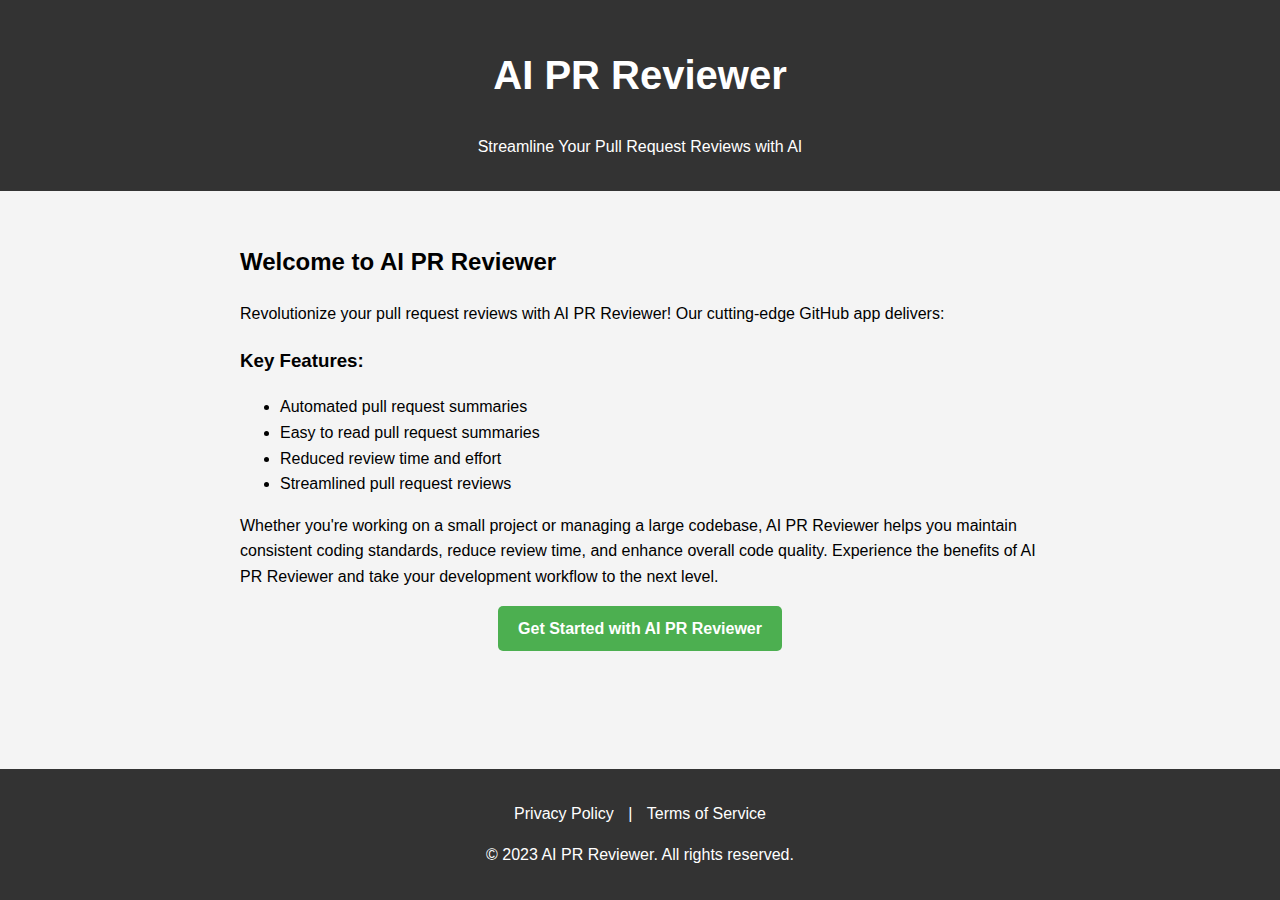
<file: index.html>
<!DOCTYPE html>
<html lang="en">
<head>
    <meta charset="UTF-8">
    <meta name="viewport" content="width=device-width, initial-scale=1.0">
    <title>AI PR Reviewer - Enhance Your Pull Request Reviews</title>
    <link rel="stylesheet" href="static/styles.css">
</head>
<body>
    <header>
        <a href="index.html" style="text-decoration: none; color: inherit;">
            <h1>AI PR Reviewer</h1>
        </a>
        <p>Streamline Your Pull Request Reviews with AI</p>
    </header>
    <main>
        <h2>Welcome to AI PR Reviewer</h2>
        <p>Revolutionize your pull request reviews with AI PR Reviewer! Our cutting-edge GitHub app delivers:</p>
        
        <h3>Key Features:</h3>
        <ul>
            <li>Automated pull request summaries</li>
            <li>Easy to read pull request summaries</li>
            <li>Reduced review time and effort</li>
            <li>Streamlined pull request reviews</li>
        </ul>
        
        <p>Whether you're working on a small project or managing a large codebase, AI PR Reviewer helps you maintain consistent coding standards, reduce review time, and enhance overall code quality. Experience the benefits of AI PR Reviewer and take your development workflow to the next level.</p>
        
        <a href="https://github.com/apps/ai-pr-summary" class="cta-button center">Get Started with AI PR Reviewer</a>
    </main>
    <footer>
        <p>
            <a href="privacy.html" class="footer-link">Privacy Policy</a> |
            <a href="terms.html" class="footer-link">Terms of Service</a>
        </p>
        <p>&copy; 2023 AI PR Reviewer. All rights reserved.</p>
    </footer>
</body>
</html>
</file>
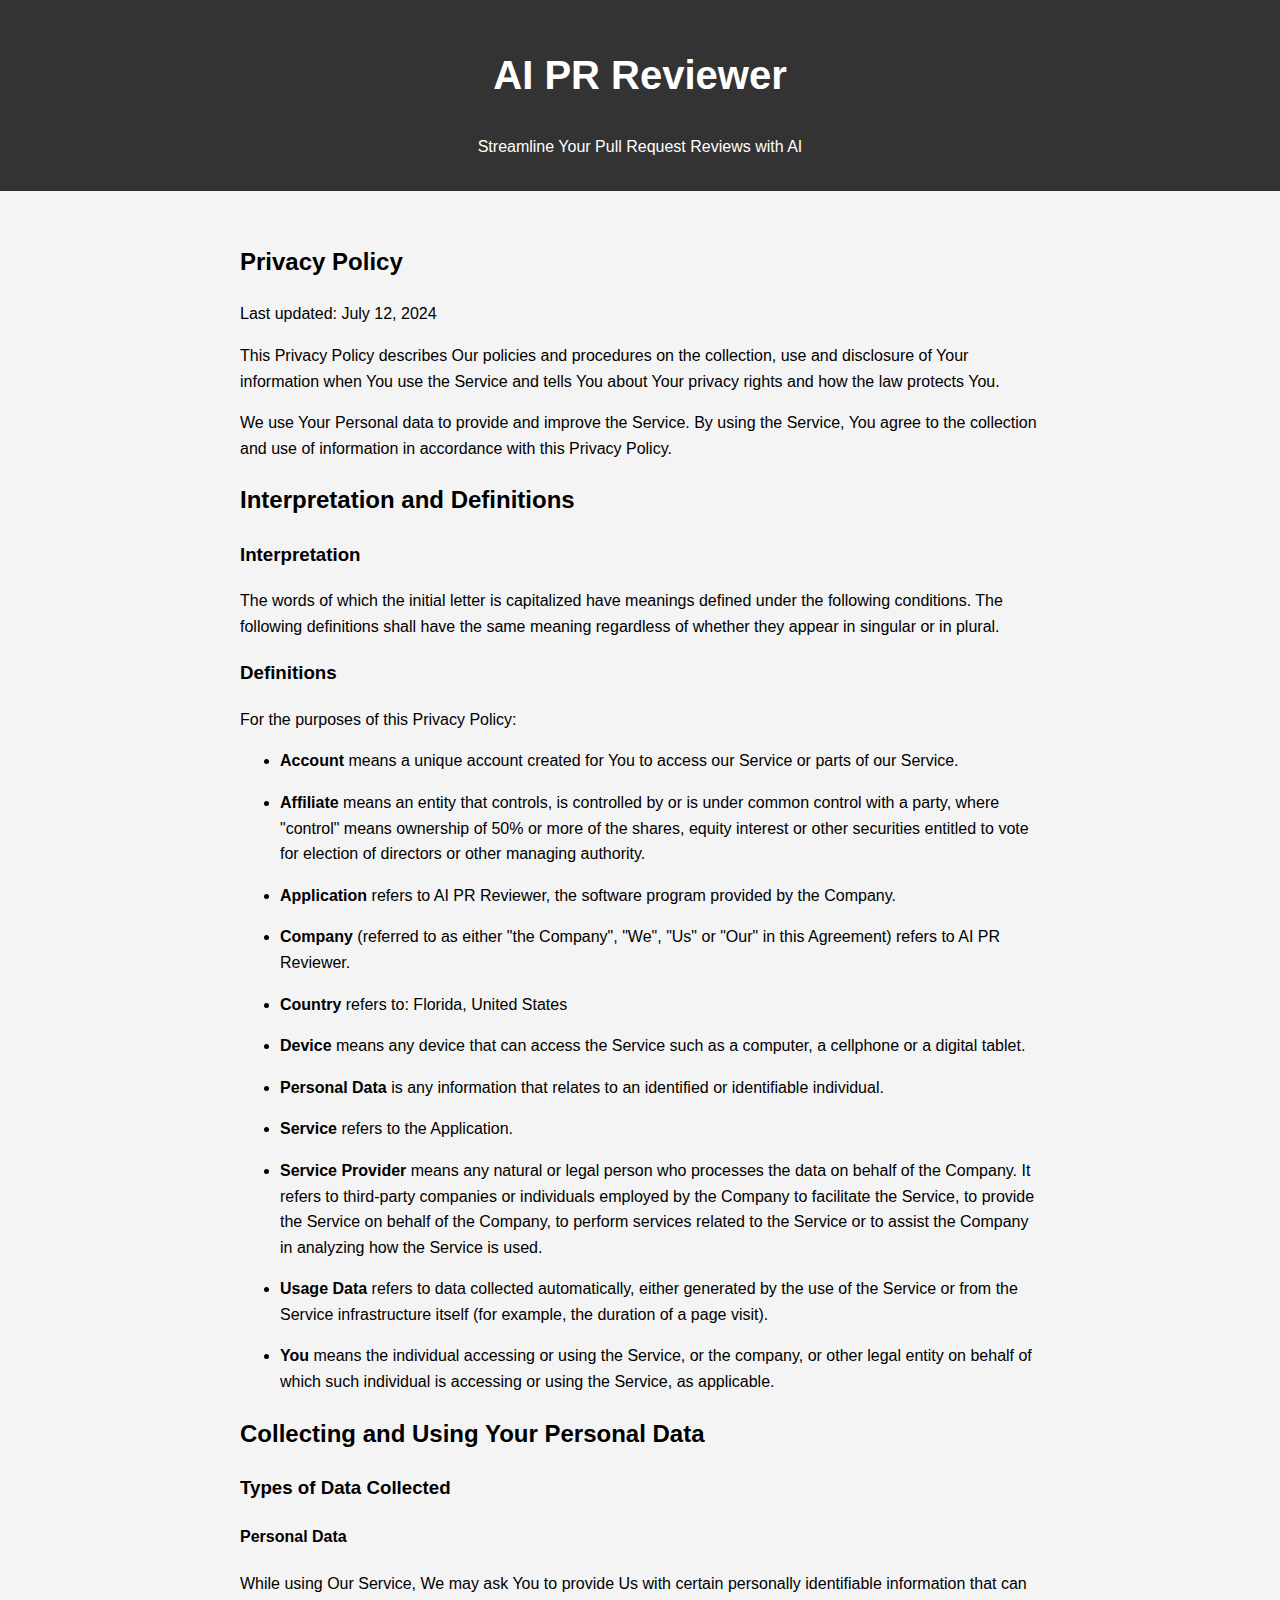
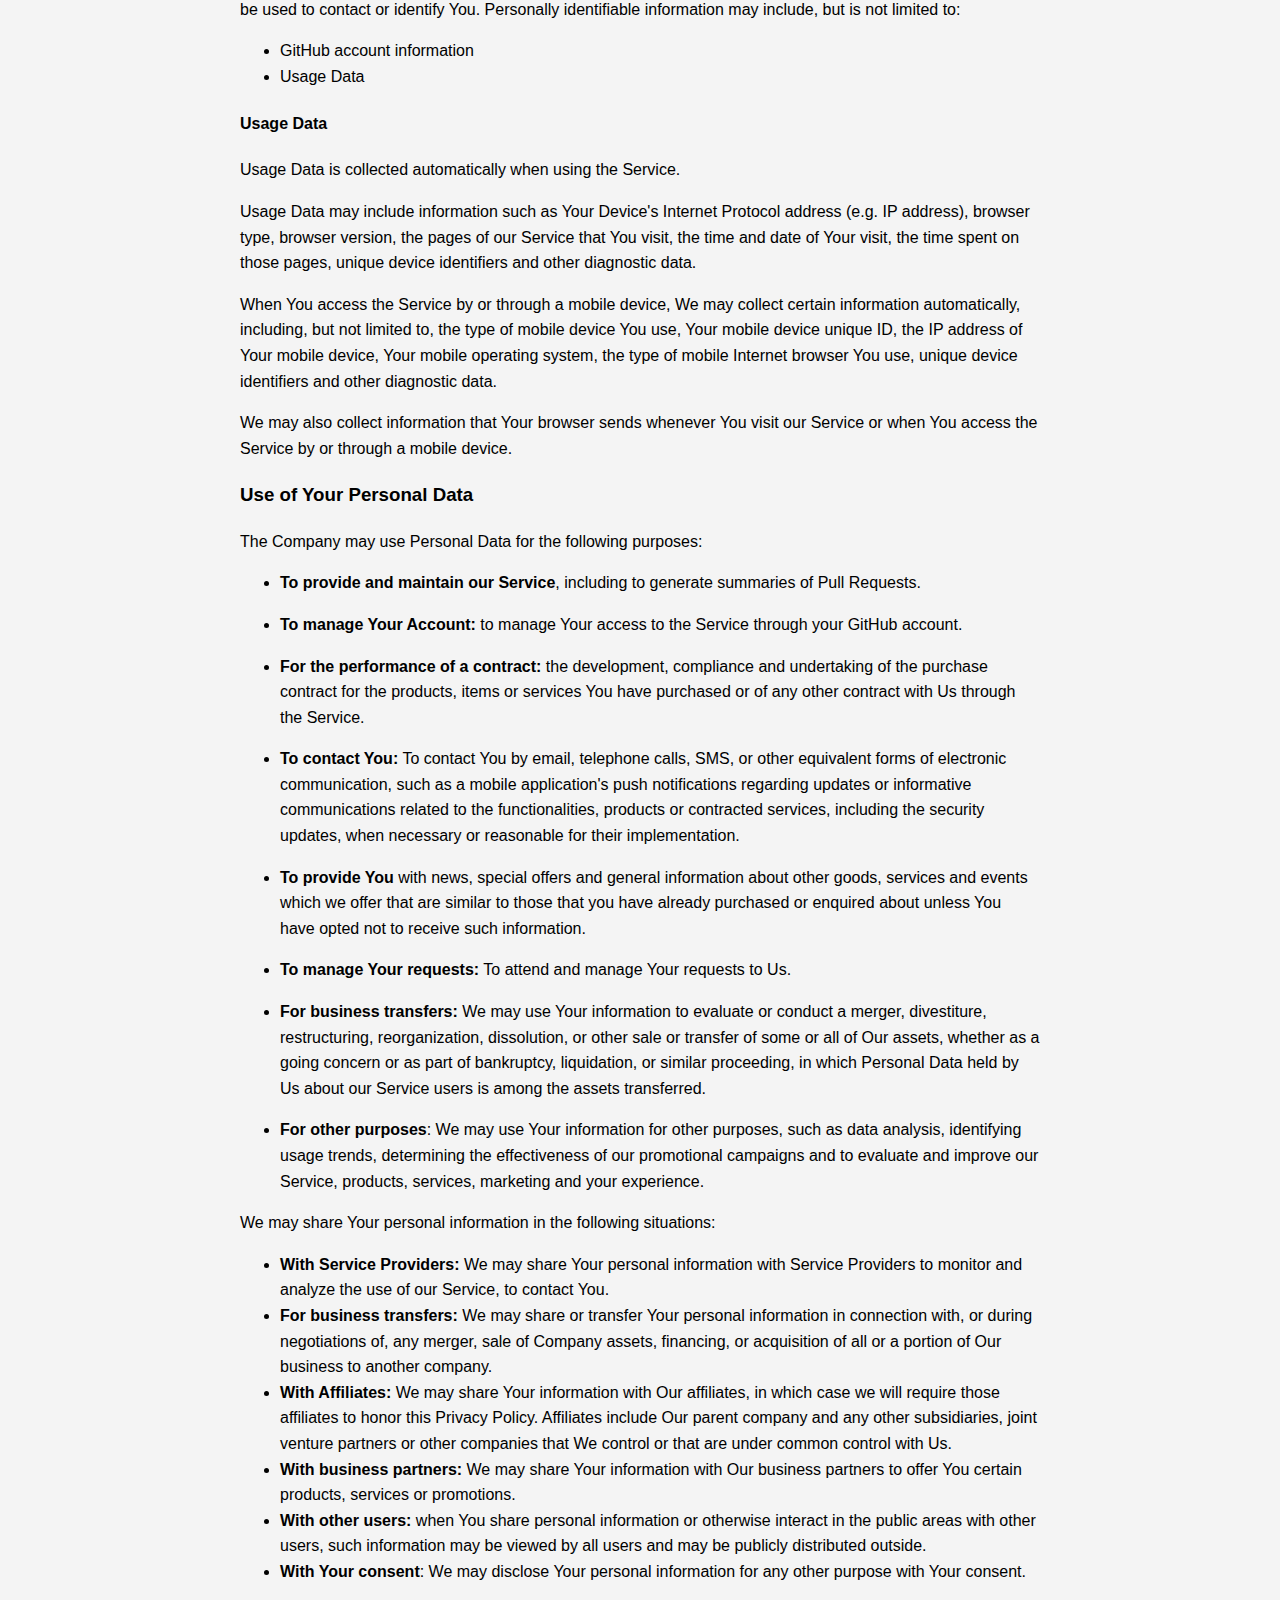
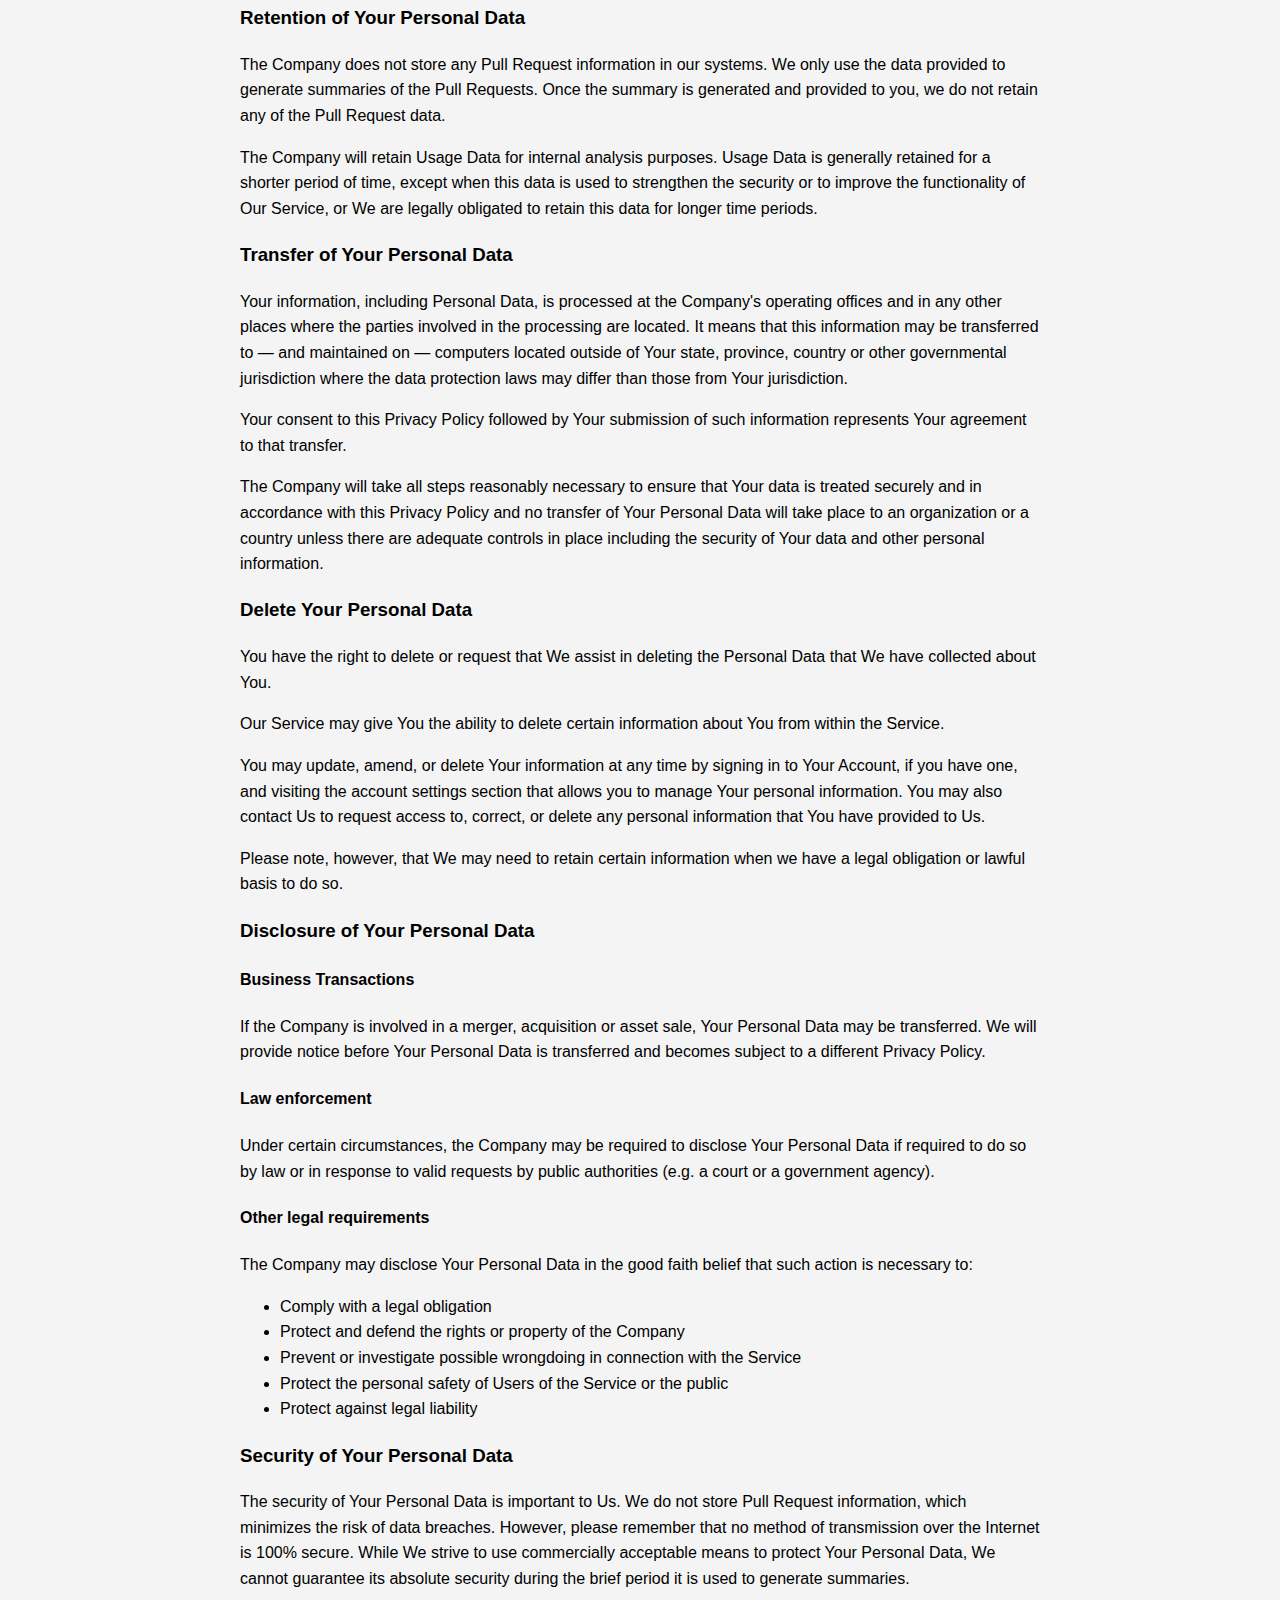
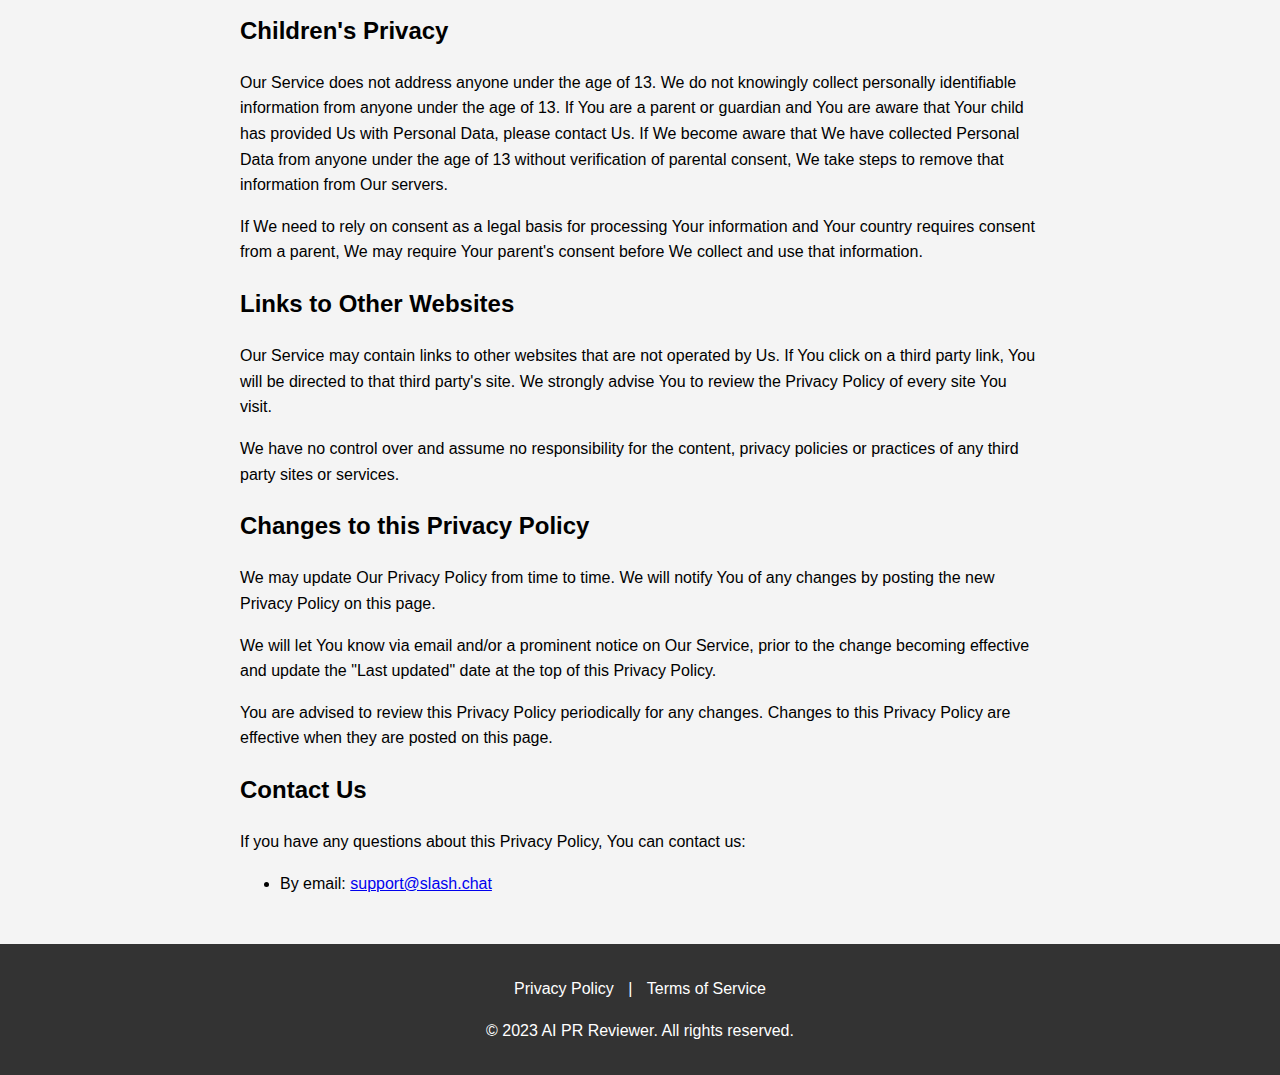
<file: privacy.html>
<!DOCTYPE html>
<html lang="en">

<head>
    <meta charset="UTF-8">
    <meta name="viewport" content="width=device-width, initial-scale=1.0">
    <title>AI PR Reviewer - Enhance Your Pull Request Reviews</title>
    <link rel="stylesheet" href="static/styles.css">
</head>

<body>
    <header>
        <a href="index.html" style="text-decoration: none; color: inherit;">
            <h1>AI PR Reviewer</h1>
        </a>
        <p>Streamline Your Pull Request Reviews with AI</p>
    </header>
    <main>
        <h2>Privacy Policy</h2>
        <p>Last updated: July 12, 2024</p>
        <p>This Privacy Policy describes Our policies and procedures on the collection, use and disclosure of Your
            information when You use the Service and tells You about Your privacy rights and how the law protects You.
        </p>
        <p>We use Your Personal data to provide and improve the Service. By using the Service, You agree to the
            collection and use of information in accordance with this Privacy Policy.</p>
        <h2>Interpretation and Definitions</h2>
        <h3>Interpretation</h3>
        <p>The words of which the initial letter is capitalized have meanings defined under the following conditions.
            The following definitions shall have the same meaning regardless of whether they appear in singular or in
            plural.</p>
        <h3>Definitions</h3>
        <p>For the purposes of this Privacy Policy:</p>
        <ul>
            <li>
                <p><strong>Account</strong> means a unique account created for You to access our Service or parts of our
                    Service.</p>
            </li>
            <li>
                <p><strong>Affiliate</strong> means an entity that controls, is controlled by or is under common control
                    with a party, where &quot;control&quot; means ownership of 50% or more of the shares, equity
                    interest or other securities entitled to vote for election of directors or other managing authority.
                </p>
            </li>
            <li>
                <p><strong>Application</strong> refers to AI PR Reviewer, the software program provided by the Company.
                </p>
            </li>
            <li>
                <p><strong>Company</strong> (referred to as either &quot;the Company&quot;, &quot;We&quot;,
                    &quot;Us&quot; or &quot;Our&quot; in this Agreement) refers to AI PR Reviewer.</p>
            </li>
            <li>
                <p><strong>Country</strong> refers to: Florida, United States</p>
            </li>
            <li>
                <p><strong>Device</strong> means any device that can access the Service such as a computer, a cellphone
                    or a digital tablet.</p>
            </li>
            <li>
                <p><strong>Personal Data</strong> is any information that relates to an identified or identifiable
                    individual.</p>
            </li>
            <li>
                <p><strong>Service</strong> refers to the Application.</p>
            </li>
            <li>
                <p><strong>Service Provider</strong> means any natural or legal person who processes the data on behalf
                    of the Company. It refers to third-party companies or individuals employed by the Company to
                    facilitate the Service, to provide the Service on behalf of the Company, to perform services related
                    to the Service or to assist the Company in analyzing how the Service is used.</p>
            </li>
            <li>
                <p><strong>Usage Data</strong> refers to data collected automatically, either generated by the use of
                    the Service or from the Service infrastructure itself (for example, the duration of a page visit).
                </p>
            </li>
            <li>
                <p><strong>You</strong> means the individual accessing or using the Service, or the company, or other
                    legal entity on behalf of which such individual is accessing or using the Service, as applicable.
                </p>
            </li>
        </ul>
        <h2>Collecting and Using Your Personal Data</h2>
        <h3>Types of Data Collected</h3>
        <h4>Personal Data</h4>
        <p>While using Our Service, We may ask You to provide Us with certain personally identifiable information that
            can be used to contact or identify You. Personally identifiable information may include, but is not limited
            to:</p>
        <ul>
            <li>GitHub account information</li>
            <li>Usage Data</li>
        </ul>
        <h4>Usage Data</h4>
        <p>Usage Data is collected automatically when using the Service.</p>
        <p>Usage Data may include information such as Your Device's Internet Protocol address (e.g. IP address), browser
            type, browser version, the pages of our Service that You visit, the time and date of Your visit, the time
            spent on those pages, unique device identifiers and other diagnostic data.</p>
        <p>When You access the Service by or through a mobile device, We may collect certain information automatically,
            including, but not limited to, the type of mobile device You use, Your mobile device unique ID, the IP
            address of Your mobile device, Your mobile operating system, the type of mobile Internet browser You use,
            unique device identifiers and other diagnostic data.</p>
        <p>We may also collect information that Your browser sends whenever You visit our Service or when You access the
            Service by or through a mobile device.</p>
        <h3>Use of Your Personal Data</h3>
        <p>The Company may use Personal Data for the following purposes:</p>
        <ul>
            <li>
                <p><strong>To provide and maintain our Service</strong>, including to generate summaries of Pull Requests.</p>
            </li>
            <li>
                <p><strong>To manage Your Account:</strong> to manage Your access to the Service through your GitHub account.</p>
            </li>
            <li>
                <p><strong>For the performance of a contract:</strong> the development, compliance and undertaking of
                    the purchase contract for the products, items or services You have purchased or of any other
                    contract with Us through the Service.</p>
            </li>
            <li>
                <p><strong>To contact You:</strong> To contact You by email, telephone calls, SMS, or other equivalent
                    forms of electronic communication, such as a mobile application's push notifications regarding
                    updates or informative communications related to the functionalities, products or contracted
                    services, including the security updates, when necessary or reasonable for their implementation.</p>
            </li>
            <li>
                <p><strong>To provide You</strong> with news, special offers and general information about other goods,
                    services and events which we offer that are similar to those that you have already purchased or
                    enquired about unless You have opted not to receive such information.</p>
            </li>
            <li>
                <p><strong>To manage Your requests:</strong> To attend and manage Your requests to Us.</p>
            </li>
            <li>
                <p><strong>For business transfers:</strong> We may use Your information to evaluate or conduct a merger,
                    divestiture, restructuring, reorganization, dissolution, or other sale or transfer of some or all of
                    Our assets, whether as a going concern or as part of bankruptcy, liquidation, or similar proceeding,
                    in which Personal Data held by Us about our Service users is among the assets transferred.</p>
            </li>
            <li>
                <p><strong>For other purposes</strong>: We may use Your information for other purposes, such as data
                    analysis, identifying usage trends, determining the effectiveness of our promotional campaigns and
                    to evaluate and improve our Service, products, services, marketing and your experience.</p>
            </li>
        </ul>
        <p>We may share Your personal information in the following situations:</p>
        <ul>
            <li><strong>With Service Providers:</strong> We may share Your personal information with Service Providers
                to monitor and analyze the use of our Service, to contact You.</li>
            <li><strong>For business transfers:</strong> We may share or transfer Your personal information in
                connection with, or during negotiations of, any merger, sale of Company assets, financing, or
                acquisition of all or a portion of Our business to another company.</li>
            <li><strong>With Affiliates:</strong> We may share Your information with Our affiliates, in which case we
                will require those affiliates to honor this Privacy Policy. Affiliates include Our parent company and
                any other subsidiaries, joint venture partners or other companies that We control or that are under
                common control with Us.</li>
            <li><strong>With business partners:</strong> We may share Your information with Our business partners to
                offer You certain products, services or promotions.</li>
            <li><strong>With other users:</strong> when You share personal information or otherwise interact in the
                public areas with other users, such information may be viewed by all users and may be publicly
                distributed outside.</li>
            <li><strong>With Your consent</strong>: We may disclose Your personal information for any other purpose with
                Your consent.</li>
        </ul>
        <h3>Retention of Your Personal Data</h3>
        <p>The Company does not store any Pull Request information in our systems. We only use the data provided to generate 
           summaries of the Pull Requests. Once the summary is generated and provided to you, we do not retain any of the 
           Pull Request data.</p>
        <p>The Company will retain Usage Data for internal analysis purposes. Usage Data is generally retained for
            a shorter period of time, except when this data is used to strengthen the security or to improve the
            functionality of Our Service, or We are legally obligated to retain this data for longer time periods.</p>
        <h3>Transfer of Your Personal Data</h3>
        <p>Your information, including Personal Data, is processed at the Company's operating offices and in any other
            places where the parties involved in the processing are located. It means that this information may be
            transferred to — and maintained on — computers located outside of Your state, province, country or other
            governmental jurisdiction where the data protection laws may differ than those from Your jurisdiction.</p>
        <p>Your consent to this Privacy Policy followed by Your submission of such information represents Your agreement
            to that transfer.</p>
        <p>The Company will take all steps reasonably necessary to ensure that Your data is treated securely and in
            accordance with this Privacy Policy and no transfer of Your Personal Data will take place to an organization
            or a country unless there are adequate controls in place including the security of Your data and other
            personal information.</p>
        <h3>Delete Your Personal Data</h3>
        <p>You have the right to delete or request that We assist in deleting the Personal Data that We have collected
            about You.</p>
        <p>Our Service may give You the ability to delete certain information about You from within the Service.</p>
        <p>You may update, amend, or delete Your information at any time by signing in to Your Account, if you have one,
            and visiting the account settings section that allows you to manage Your personal information. You may also
            contact Us to request access to, correct, or delete any personal information that You have provided to Us.
        </p>
        <p>Please note, however, that We may need to retain certain information when we have a legal obligation or
            lawful basis to do so.</p>
        <h3>Disclosure of Your Personal Data</h3>
        <h4>Business Transactions</h4>
        <p>If the Company is involved in a merger, acquisition or asset sale, Your Personal Data may be transferred. We
            will provide notice before Your Personal Data is transferred and becomes subject to a different Privacy
            Policy.</p>
        <h4>Law enforcement</h4>
        <p>Under certain circumstances, the Company may be required to disclose Your Personal Data if required to do so
            by law or in response to valid requests by public authorities (e.g. a court or a government agency).</p>
        <h4>Other legal requirements</h4>
        <p>The Company may disclose Your Personal Data in the good faith belief that such action is necessary to:</p>
        <ul>
            <li>Comply with a legal obligation</li>
            <li>Protect and defend the rights or property of the Company</li>
            <li>Prevent or investigate possible wrongdoing in connection with the Service</li>
            <li>Protect the personal safety of Users of the Service or the public</li>
            <li>Protect against legal liability</li>
        </ul>
        <h3>Security of Your Personal Data</h3>
        <p>The security of Your Personal Data is important to Us. We do not store Pull Request information, which minimizes 
           the risk of data breaches. However, please remember that no method of transmission over the Internet is 100% secure. 
           While We strive to use commercially acceptable means to protect Your Personal Data, We cannot guarantee its 
           absolute security during the brief period it is used to generate summaries.</p>
        <h2>Children's Privacy</h2>
        <p>Our Service does not address anyone under the age of 13. We do not knowingly collect personally identifiable
            information from anyone under the age of 13. If You are a parent or guardian and You are aware that Your
            child has provided Us with Personal Data, please contact Us. If We become aware that We have collected
            Personal Data from anyone under the age of 13 without verification of parental consent, We take steps to
            remove that information from Our servers.</p>
        <p>If We need to rely on consent as a legal basis for processing Your information and Your country requires
            consent from a parent, We may require Your parent's consent before We collect and use that information.</p>
        <h2>Links to Other Websites</h2>
        <p>Our Service may contain links to other websites that are not operated by Us. If You click on a third party
            link, You will be directed to that third party's site. We strongly advise You to review the Privacy Policy
            of every site You visit.</p>
        <p>We have no control over and assume no responsibility for the content, privacy policies or practices of any
            third party sites or services.</p>
        <h2>Changes to this Privacy Policy</h2>
        <p>We may update Our Privacy Policy from time to time. We will notify You of any changes by posting the new
            Privacy Policy on this page.</p>
        <p>We will let You know via email and/or a prominent notice on Our Service, prior to the change becoming
            effective and update the &quot;Last updated&quot; date at the top of this Privacy Policy.</p>
        <p>You are advised to review this Privacy Policy periodically for any changes. Changes to this Privacy Policy
            are effective when they are posted on this page.</p>
        <h2>Contact Us</h2>
        <p>If you have any questions about this Privacy Policy, You can contact us:</p>
        <ul>
            <li>By email: <a href="mailto:support@slash.chat">support@slash.chat</a></li>
        </ul>
        </div>
        </div>
        </div>
    </main>
    <footer>
        <p>
            <a href="privacy.html" class="footer-link">Privacy Policy</a> |
            <a href="terms.html" class="footer-link">Terms of Service</a>
        </p>
        <p>&copy; 2023 AI PR Reviewer. All rights reserved.</p>
    </footer>
</body>

</html>
</file>
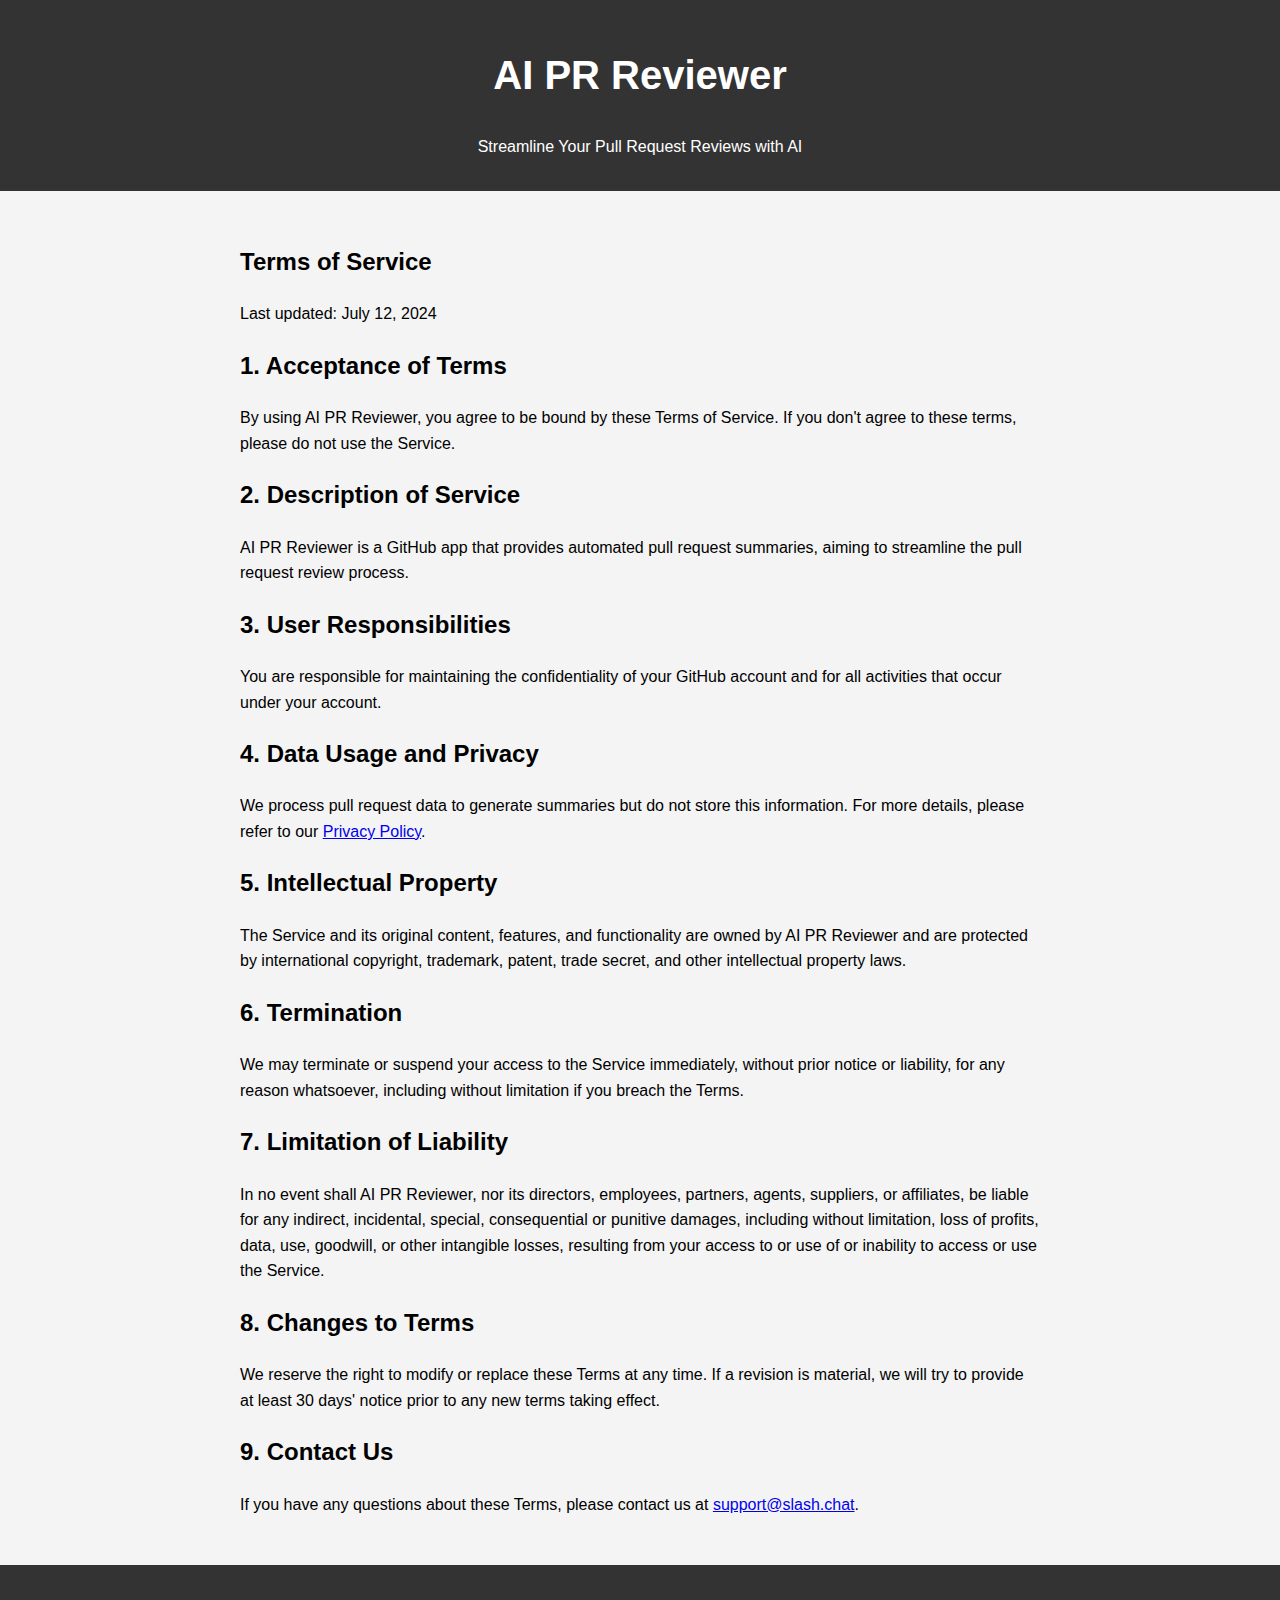
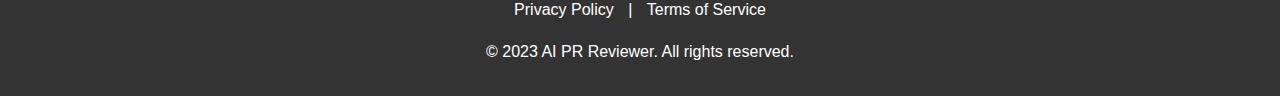
<file: terms.html>
<!DOCTYPE html>
<html lang="en">

<head>
    <meta charset="UTF-8">
    <meta name="viewport" content="width=device-width, initial-scale=1.0">
    <title>AI PR Reviewer - Terms of Service</title>
    <link rel="stylesheet" href="static/styles.css">
</head>

<body>
    <header>
        <a href="index.html" style="text-decoration: none; color: inherit;">
            <h1>AI PR Reviewer</h1>
        </a>
        <p>Streamline Your Pull Request Reviews with AI</p>
    </header>
    <main>
        <h2>Terms of Service</h2>
        <p>Last updated: July 12, 2024</p>
        
        <h2>1. Acceptance of Terms</h2>
        <p>By using AI PR Reviewer, you agree to be bound by these Terms of Service. If you don't agree to these terms, please do not use the Service.</p>
        
        <h2>2. Description of Service</h2>
        <p>AI PR Reviewer is a GitHub app that provides automated pull request summaries, aiming to streamline the pull request review process.</p>
        
        <h2>3. User Responsibilities</h2>
        <p>You are responsible for maintaining the confidentiality of your GitHub account and for all activities that occur under your account.</p>
        
        <h2>4. Data Usage and Privacy</h2>
        <p>We process pull request data to generate summaries but do not store this information. For more details, please refer to our <a href="privacy.html">Privacy Policy</a>.</p>
        
        <h2>5. Intellectual Property</h2>
        <p>The Service and its original content, features, and functionality are owned by AI PR Reviewer and are protected by international copyright, trademark, patent, trade secret, and other intellectual property laws.</p>
        
        <h2>6. Termination</h2>
        <p>We may terminate or suspend your access to the Service immediately, without prior notice or liability, for any reason whatsoever, including without limitation if you breach the Terms.</p>
        
        <h2>7. Limitation of Liability</h2>
        <p>In no event shall AI PR Reviewer, nor its directors, employees, partners, agents, suppliers, or affiliates, be liable for any indirect, incidental, special, consequential or punitive damages, including without limitation, loss of profits, data, use, goodwill, or other intangible losses, resulting from your access to or use of or inability to access or use the Service.</p>
        
        <h2>8. Changes to Terms</h2>
        <p>We reserve the right to modify or replace these Terms at any time. If a revision is material, we will try to provide at least 30 days' notice prior to any new terms taking effect.</p>
        
        <h2>9. Contact Us</h2>
        <p>If you have any questions about these Terms, please contact us at <a href="mailto:support@slash.chat">support@slash.chat</a>.</p>
    </main>
    <footer>
        <p>
            <a href="privacy.html" class="footer-link">Privacy Policy</a> |
            <a href="terms.html" class="footer-link">Terms of Service</a>
        </p>
        <p>&copy; 2023 AI PR Reviewer. All rights reserved.</p>
    </footer>
</body>

</html>
</file>
<file: static/styles.css>
html {
    font-size: 16px;
}

body {
    font-family: Arial, sans-serif;
    line-height: 1.6;
    display: flex;
    flex-direction: column;
    min-height: 100vh;
    margin: 0;
    padding: 0;
    background-color: #f4f4f4;
}

header {
    background-color: #333;
    color: #fff;
    text-align: center;
    padding: 1rem;
}

main {
    flex: 1;
    padding: 2rem;
    max-width: 50rem;
    margin: 0 auto;
}

h1 {
    color: #fff;
    font-size: 2.5rem;
    font-weight: bold;
}

h1:hover {
    text-decoration: underline;
}

.cta-button {
    display: inline-block;
    background-color: #4CAF50;
    color: white;
    padding: 0.625rem 1.25rem;
    text-decoration: none;
    border-radius: 0.3125rem;
    font-weight: bold;
    margin-top: 1.25rem;
}

.cta-button:hover {
    box-shadow: 0 0.25rem 0.5rem rgba(0, 0, 0, 0.3);
    transform: translateY(-0.125rem);
    transition: all 0.3s ease;
}

.center {
    display: block;
    width: fit-content;
    margin: 0 auto;
}

footer {
    background-color: #333;
    color: #fff;
    text-align: center;
    padding: 1rem;
}

.footer-link {
    color: #fff;
    text-decoration: none;
    margin-right: 0.625rem;
}

.footer-link:last-child {
    margin-right: 0;
    margin-left: 0.625rem;
}

.footer-link:hover {
    text-decoration: underline;
}
</file>
